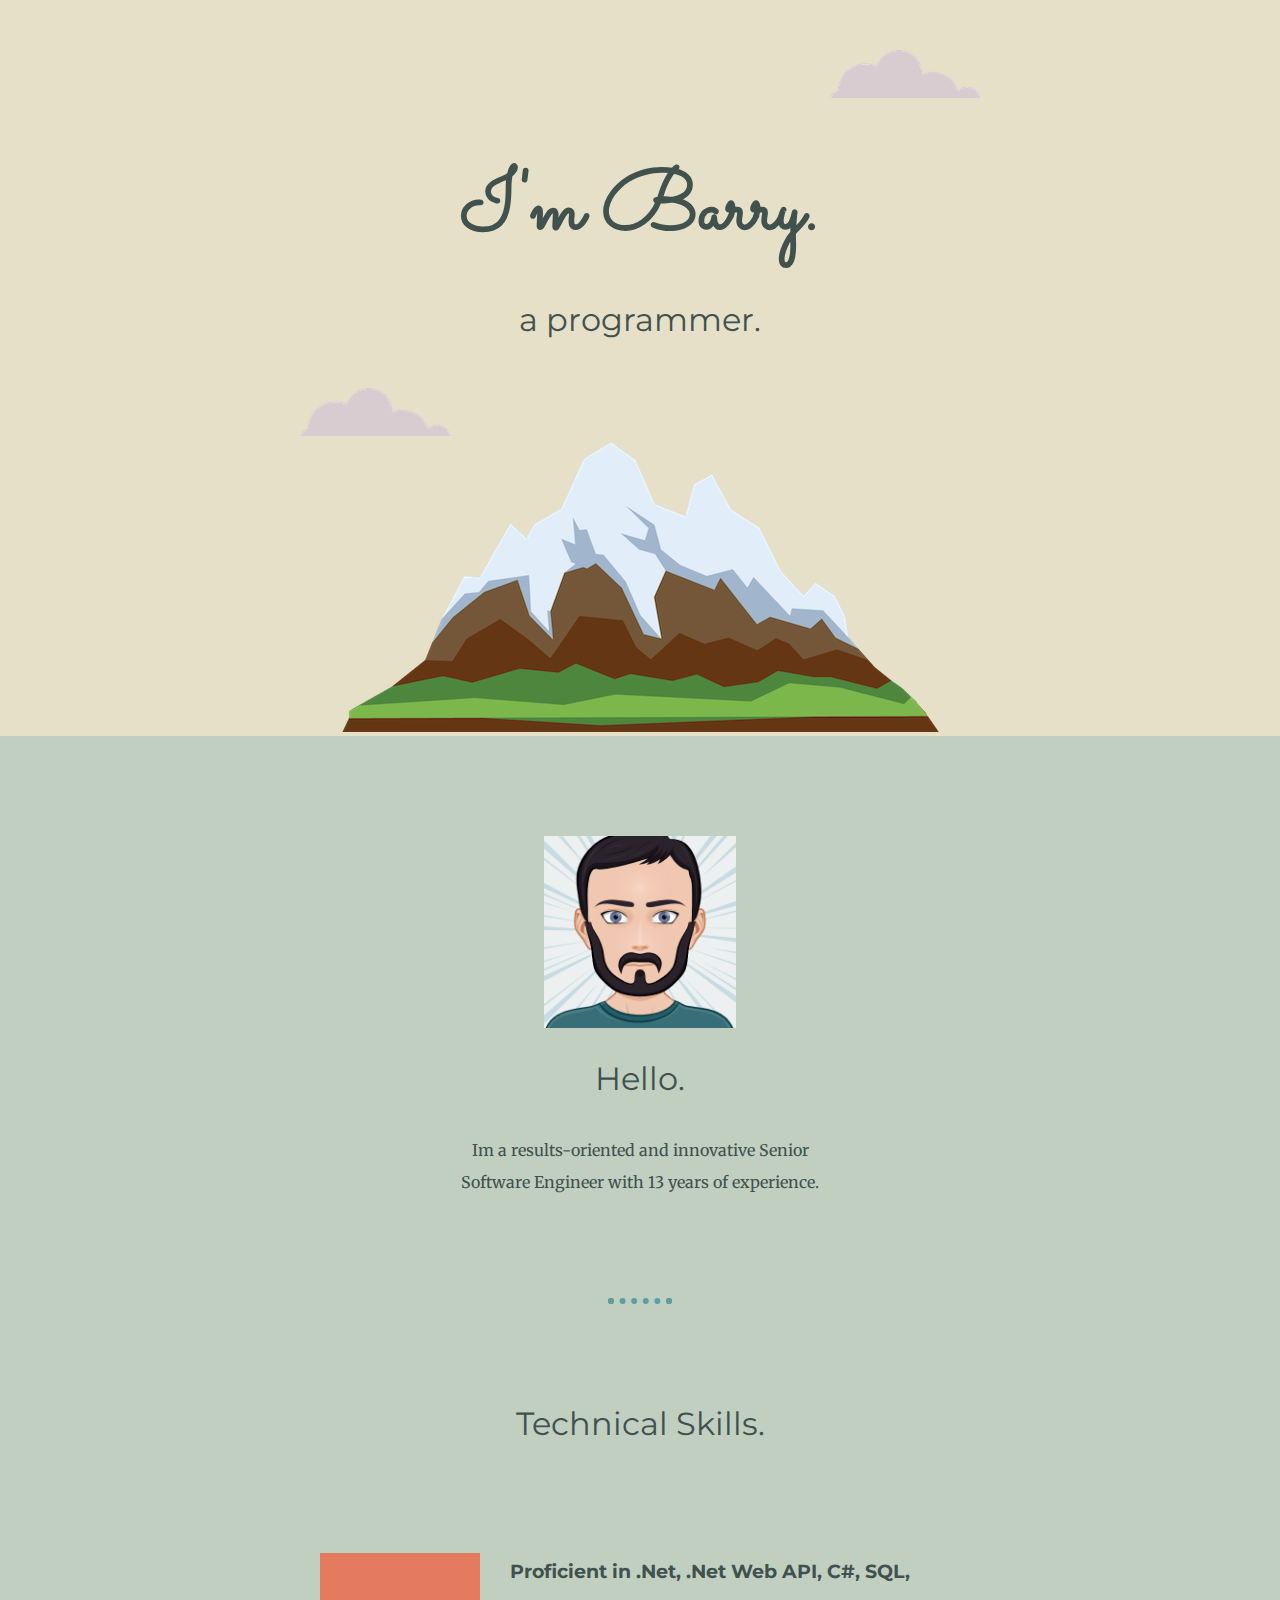
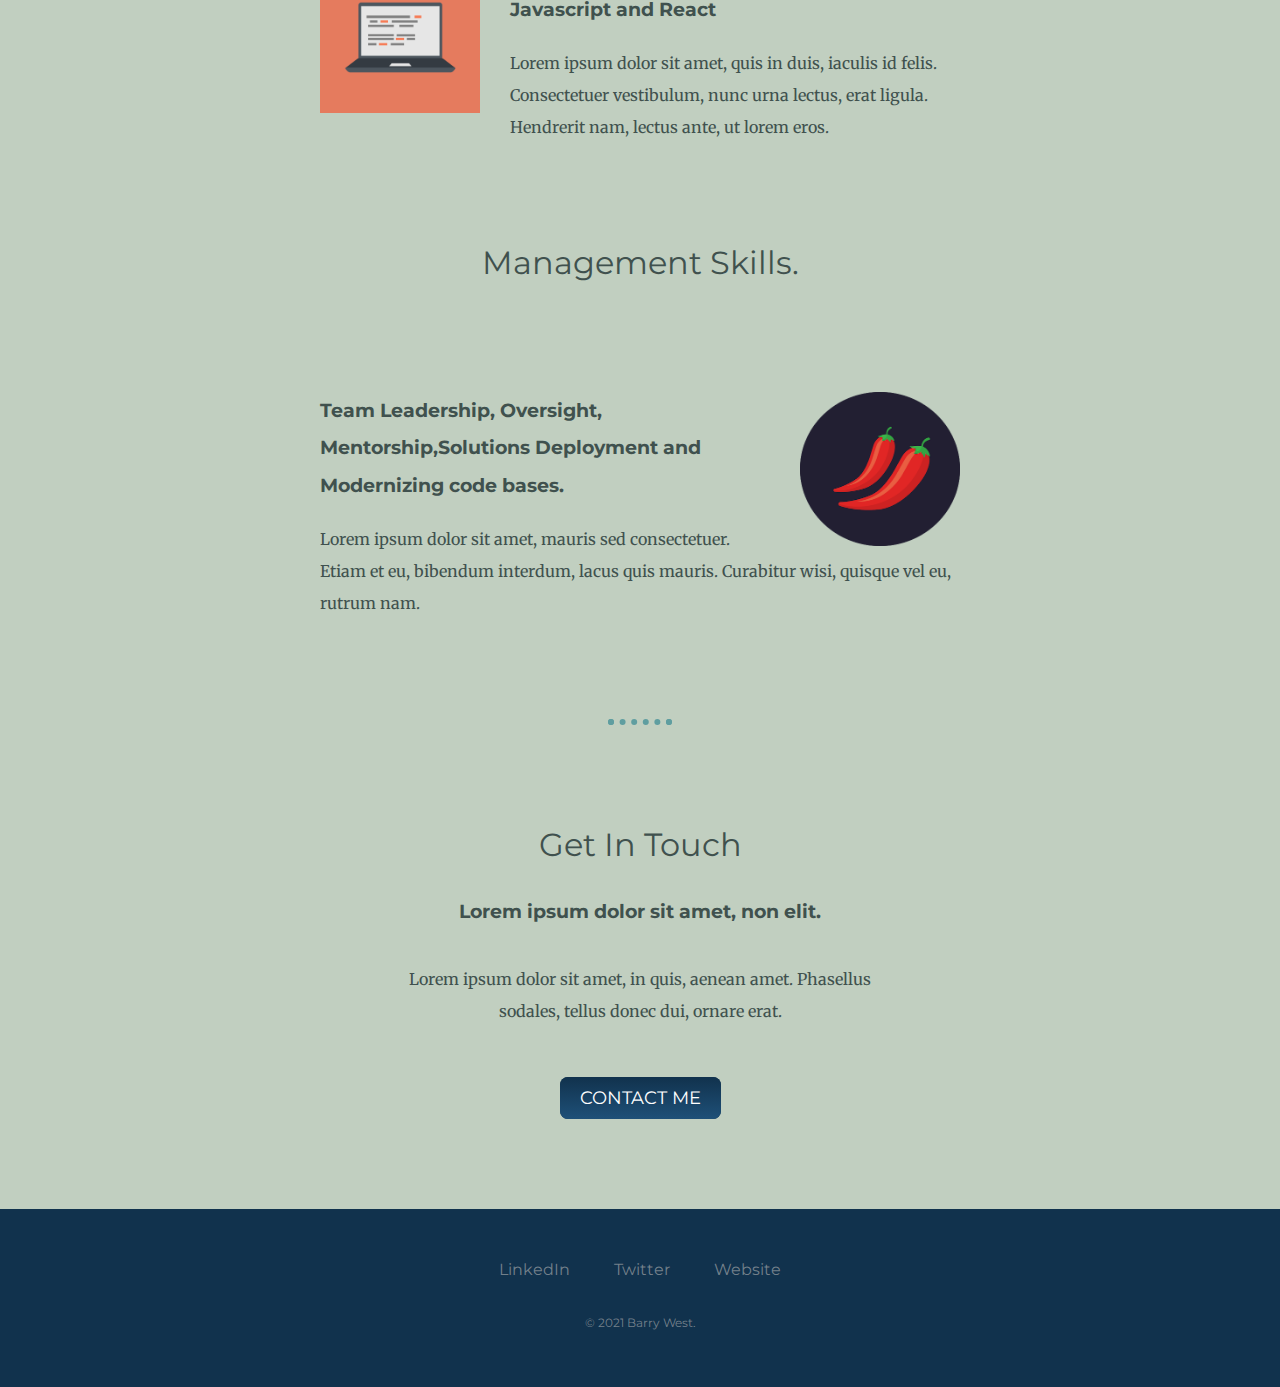
<file: index.html>
<!DOCTYPE html>
<html>
  <head>
    <meta charset="utf-8">
    <title>Barry's Personal Site</title>
    <link rel="stylesheet" href="css/styles.css">
    <link rel="shortcut icon" href="favicon.ico" type="image/x-icon">
    <link rel="preconnect" href="https://fonts.googleapis.com">
    <link rel="preconnect" href="https://fonts.gstatic.com" crossorigin>
    <link href="https://fonts.googleapis.com/css2?family=Merriweather:wght@300&family=Montserrat&family=Sacramento&display=swap" rel="stylesheet">
  </head>
  <body>
    <div class="top-container">
      <img class="top-cloud" src="images/cloud.png" alt="could-img">
      <h1>I'm Barry.</h1>
      <h2 class="sub-heading">a programmer.</h2>
      <img class="bottom-cloud" src="images/cloud.png" alt="could-img">
      <img src="images/mountain.png" alt="mountain-img">
    </div>
    <div class="middle-container">
      <div class="profile">
        <img class="profile-pic" src="images/ProfilePic.png" alt="Barry West Profile">
        <h2>Hello.</h2>
        <p class="intro">Im a results-oriented and innovative Senior Software
          Engineer with 13 years of experience.</p>
      </div>
      <hr>
      <div class="skills">
        <h2>Technical Skills.</h2>
        <div class="skill-row">
          <img class="skill-img1" src="images/computer.png" alt="">
          <h3>Proficient in .Net, .Net Web API, C#,
            SQL, Javascript and React</h3>
          <p class="skill-p1">Lorem ipsum dolor sit amet, quis in duis, iaculis id felis. Consectetuer vestibulum, nunc urna lectus, erat ligula. Hendrerit nam, lectus ante, ut lorem eros.</p>
        </div>
        <h2>Management Skills.</h2>
        <div class="skill-row">
          <img class="skill-img2" src="images/chillies.png" alt="">
          <h3>Team Leadership, Oversight,
            Mentorship,Solutions Deployment and Modernizing code bases.
          </h3>
          <p skill-p2>Lorem ipsum dolor sit amet, mauris sed consectetuer. Etiam et eu, bibendum interdum, lacus quis mauris. Curabitur wisi, quisque vel eu, rutrum nam.</p>
        </div>
        
      </div>
      <hr>
      <div class="contact-me">
        <h2>Get In Touch</h2>
        <h3>Lorem ipsum dolor sit amet, non elit.</h3>
        <p class="contact-message">Lorem ipsum dolor sit amet, in quis, aenean amet. Phasellus sodales, tellus donec dui, ornare erat.</p>
        <a class="btn" href="mailto:trenddreamer@gmail.com">CONTACT ME</a>
      </div>
    </div>
    
    
    <div class="bottom-container">
      <a class="footer-link" href="https://www.linkedin.com/">LinkedIn</a>
      <a class="footer-link" href="https://twitter.com/">Twitter</a>
      <a class="footer-link" href="https://">Website</a>
      <p class="trademark">© 2021 Barry West.</p>
    </div>
    
  </body>
</html>
</file>
<file: css/styles.css>
/*************************************TAG SELECTORS*********************************************/
body {
  color: #40514e;
  margin: 0;
  text-align: center;
  font-family: "Merriweather", serif;
}
hr {
  border: dotted cadetblue 6px;
  border-bottom: none;
  width: 4%;
  margin: 100px auto;
}
h1 {
  font-size: 5.265rem;
  margin: 50px auto 0 auto;
  font-family: "Sacramento", cursive;
}

h2 {
  font-size: 2rem;
  font-family: "Montserrat", sans-serif;
  font-weight: normal;
  padding-bottom: 10px;
}

h3 {
  font-family: "Montserrat", sans-serif;
}

p {
  line-height: 2;
}

a {
  color: rgba(180, 180, 180, 0.616);
  font-family: "Montserrat", sans-serif;
  margin: 10px 20px;
  text-decoration: none;
}

a:hover {
  color: #eaf6f6;
}

/*************************************CLASS SELECTORS********************************************/
.top-container {
  padding-top: 100px;
  background-color: #e7e0c9;
  position: relative;
}

.trademark {
  color: rgba(180, 180, 180, 0.616);
  font-family: "Montserrat", sans-serif;
  font-size: 0.75rem;
  padding: 20px 0;
}

.contact-message {
  width: 40%;
  margin: 40px auto 60px;
}

.skill-row {
  width: 50%;
  margin: 100px auto;
  text-align: left;
  line-height: 2;
}

.skill-img1 {
  width: 25%;
  float: left;
  padding-right: 30px;
}
.skill-img2 {
  width: 25%;
  float: right;
  padding-left: 30px;
}
.intro {
  width: 30%;
  margin: auto;
}

.middle-container {
  padding: 100px 0;
  background-color: #c1cfc0;
}
.bottom-container {
  background-color: #11324d;
  padding: 50px 0 20px;
}
.profile-pic {
  width: 15%;
}
.circular {
  border-radius: 100%;
}

.bottom-cloud {
  position: absolute;
  right: 300px;
  top: 50px;
}
.top-cloud {
  position: absolute;
  left: 300px;
  bottom: 300px;
}

/*************************************ID SELECTORS***********************************************/

.btn {
  background: #11324d;
  background-image: -webkit-linear-gradient(top, #11324d, #1e5078);
  background-image: -moz-linear-gradient(top, #11324d, #1e5078);
  background-image: -ms-linear-gradient(top, #11324d, #1e5078);
  background-image: -o-linear-gradient(top, #11324d, #1e5078);
  background-image: linear-gradient(to bottom, #11324d, #1e5078);
  -webkit-border-radius: 8;
  -moz-border-radius: 8;
  border-radius: 8px;
  font-family: "Montserrat", sans-serif;
  color: #ffffff;
  font-size: 18px;
  padding: 10px 20px 10px 20px;
  text-decoration: none;
}

.btn:hover {
  background: #2268a1;
  background-image: -webkit-linear-gradient(top, #2268a1, #173b59);
  background-image: -moz-linear-gradient(top, #2268a1, #173b59);
  background-image: -ms-linear-gradient(top, #2268a1, #173b59);
  background-image: -o-linear-gradient(top, #2268a1, #173b59);
  background-image: linear-gradient(to bottom, #2268a1, #173b59);
  text-decoration: none;
}
</file>
